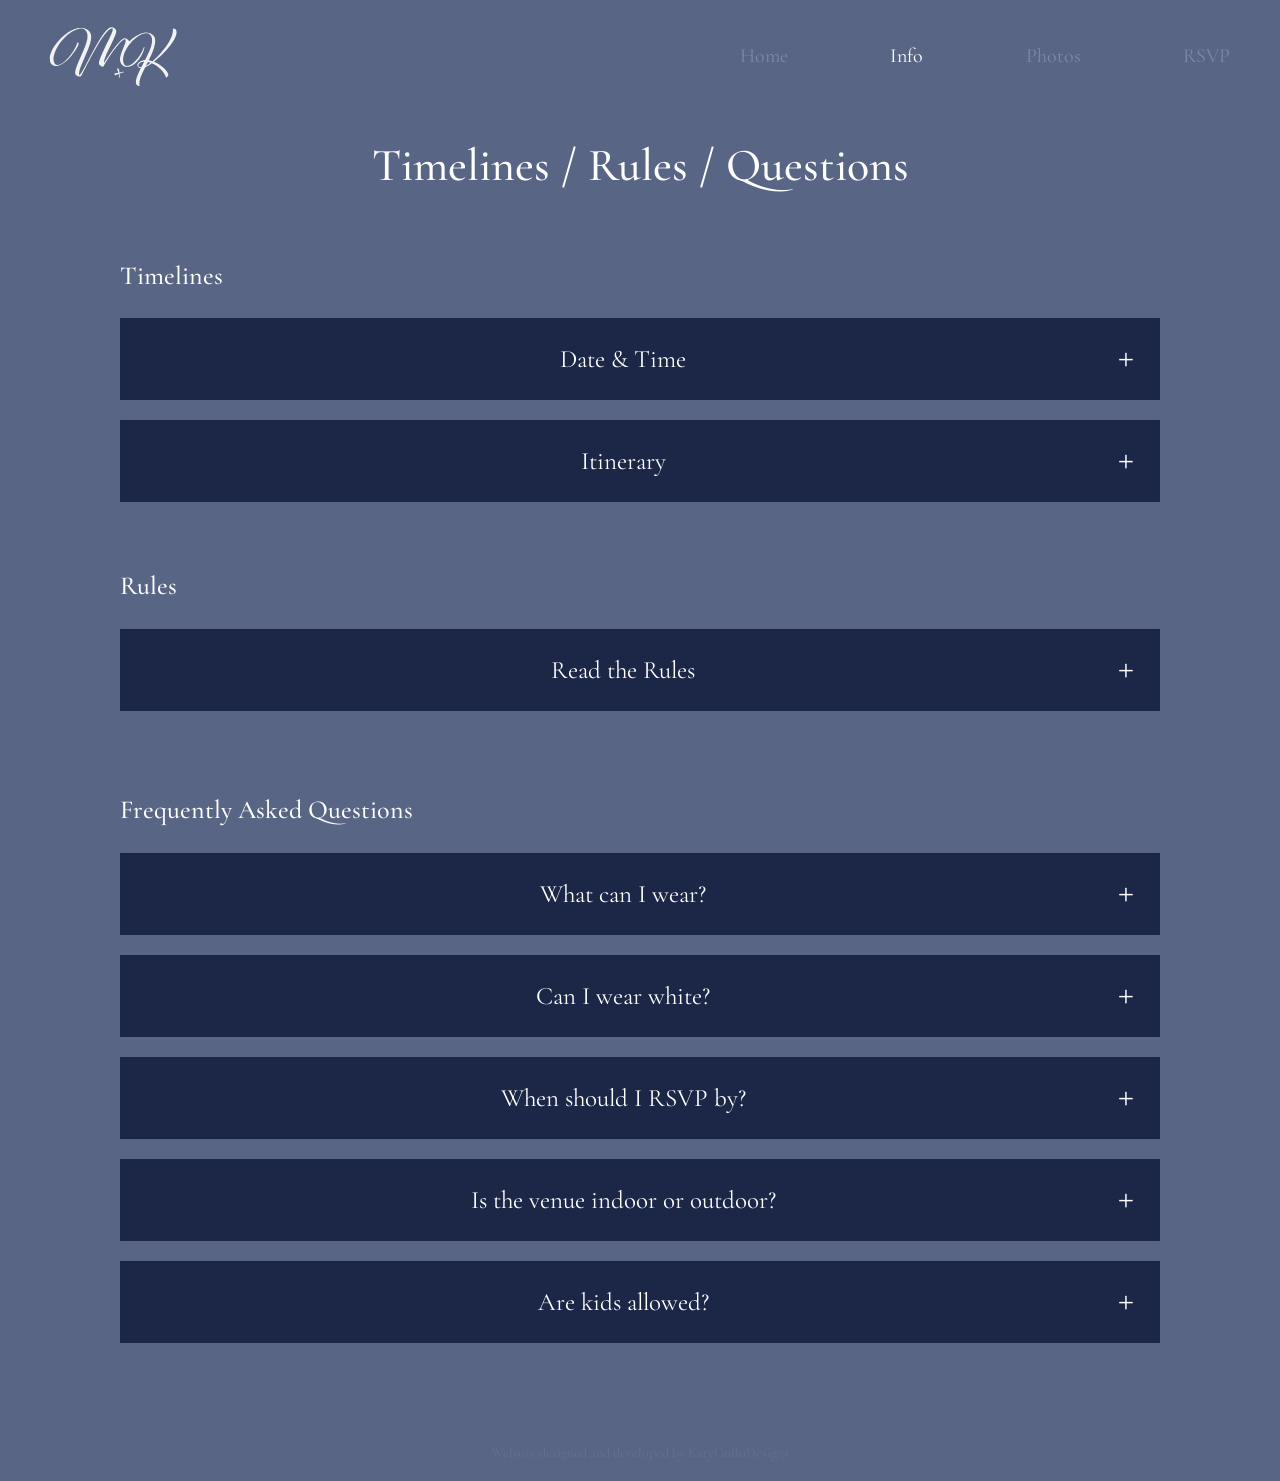
<file: info.html>
<!doctype html>
<html lang="en">
    <head>
        <meta charset="utf-8">
        <meta name="viewport" content="width=device-width, initial-scale=1">
        <meta name="theme-color" content="#1c2748">
        <title>Wedding Info | Katy & Michael</title>
        <link rel="stylesheet" href="styles.css">
    </head>
    <body>
        <header class="site-header">
        <a class="monogram" href="index.html" aria-label="Katy and Michael home"> 
            <img src="assets/logo.svg">
        </a>
        <button class="menu-toggle" aria-label="Toggle navigation" aria-expanded="false">☰</button>
        <nav class="nav">
            <a href="index.html">Home</a>
            <a class="active" href="info.html">Info</a>
            <a href="photos.html">Photos</a>
            <a href="rsvp.html">RSVP</a>
        </nav>
    </header>
        <main class="page-main">
            <h1 class="page-title">Timelines / Rules / Questions</h1>
            <section class="accordion-section">
                <h2>Timelines</h2>
                <details class="accordion">
                    <summary>Date &amp; Time</summary>
                    <div class="accordion-content">
                        <p><strong>Friday, October 15th, 2027</strong></p>
                        <p><strong>At *address here*</strong></p>
                        <p>The ceremony begins at 3:00pm. Please plan to arrive a little early so everyone can be seated 
                            before the ceremony begins.</p>
                        </div>
                    </details>
                        <details class="accordion">
                            <summary>Itinerary</summary>
                            <div class="accordion-content">
                                <ul>
                                    <li>
                                        <strong>2:30pm</strong> — Guest arrival</li>
                                        <li><strong>3:00pm - 3:30pm</strong> — Ceremony</li>
                                        <li><strong>3:30pm - 5:00pm</strong> — Cocktail hour</li>
                                        <li><strong>5:00pm - 6:30pm</strong> — Dinner is served</li>
                                        <li><strong>7:00pm - 11pm</strong> — Celebrate!</li>
                                    </ul>
                                </div>
                            </details>
                        </section>
                        <section class="accordion-section">
    <h2>Rules</h2>

    <details class="accordion">
        <summary>Read the Rules</summary>
        <div class="accordion-content">
            <iframe
                src="assets/Venue rules.pdf"
                title="Wedding Rules and Guidelines"
                width="100%"
                height="600"
                style="border: none; border-radius: 8px;"
            ></iframe>
        </div>
    </details>
</section>
                        
                        <section class="accordion-section faq">
                            <h2>Frequently Asked Questions</h2>
                            <details class="accordion">
                                <summary>What can I wear?</summary>
                                <div class="accordion-content">
                                    <p>Dressy cocktail attire is welcome. Choose something comfortable enough to celebrate and dance in.</p></div>
                                </details>
                                <details class="accordion"><summary>Can I wear white?</summary>
                                    <div class="accordion-content"><p>Nope.</p></div>
                                </details>
                                <details class="accordion"><summary>When should I RSVP by?</summary>
                                    <div class="accordion-content"><p>Please RSVP by September 1st, 2027 so we can finalize our plans.</p></div>
                                </details>
                                <details class="accordion"><summary>Is the venue indoor or outdoor?</summary>
                                    <div class="accordion-content"><p>The ceremony plan is still being finalized. Check back here closer to the date for the confirmed details.</p></div>
                                </details>
                                <details class="accordion"><summary>Are kids allowed?</summary>
                                    <div class="accordion-content"><p>Yes, parents can bring their kids. It is up to the parents whether or not they want their kids to attend. After 8pm we will be turning on the adult music.</p></div>
                                </details>
                            </section>
                        </main>
                        
                        <footer>Website designed and developed by KatyGulloDesigns</footer>
                        <script src="script.js">

                        </script>
                        </body>
                        </html>
</file>
<file: styles.css>
@import url('https://fonts.googleapis.com/css2?family=Cormorant+Garamond:wght@400;500;600&family=Great+Vibes&display=swap');

/* =========================================================
   KATY & MICHAEL — WEDDING WEBSITE
   Complete stylesheet
========================================================= */

:root {
  --navy: #1c2748;
  --gold: #ffffff;
  --slate: #596585;
  --slate-dark: #4f5a7b;
  --ink: #e9edf7;
  --muted: #8490ad;
  --black: #050608;
  --cream: #f0e9db;
  --white: #ffffff;
}

/* =========================================================
   GLOBAL STYLES
========================================================= */

*,
*::before,
*::after {
  box-sizing: border-box;
}

html {
  scroll-behavior: smooth;
  scroll-padding-top: 20px;
}

body {
  margin: 0;
  background: var(--slate);
  color: var(--white);
  font-family: 'Cormorant Garamond', Georgia, serif;
  font-size: 19px;
  line-height: 1.45;
}

body,
button,
input,
textarea {
  font-family: 'Cormorant Garamond', Georgia, serif;
}

img {
  display: block;
  max-width: 100%;
}

a {
  color: inherit;
  text-decoration: none;
}

button,
input,
textarea {
  font: inherit;
}

button {
  cursor: pointer;
}

h1,
h2,
h3,
p {
  margin-top: 0;
}

/* =========================================================
   HEADER & NAVIGATION
========================================================= */

.site-header {
  position: relative;
  z-index: 40;
  display: flex;
  align-items: center;
  justify-content: space-between;
  width: min(1180px, 94%);
  min-height: 112px;
  margin: 0 auto;
}

.monogram {
  position: relative;
  display: block;
  min-width: 130px;
  color: var(--gold);
  font-family: 'Great Vibes', cursive;
  font-size: 64px;
  line-height: 0.7;
  transform: rotate(-10deg);
}

.monogram span {
  position: absolute;
  top: 32px;
  left: 47px;
  font-family: Georgia, serif;
  font-size: 18px;
}

.monogram i {
  display: block;
  margin-top: -3px;
  margin-left: 34px;
  font-style: normal;
}

.nav {
  display: flex;
  align-items: center;
  gap: clamp(28px, 8vw, 115px);
  color: #7e89a8;
  font-size: 20px;
}

.nav a {
  transition: color 0.25s ease;
}

.nav a:hover,
.nav a.active {
  color: var(--white);
}

.menu-toggle {
  display: none;
  padding: 5px;
  border: 0;
  background: transparent;
  color: var(--white);
  font-size: 27px;
}

/* =========================================================
   STANDARD HERO
========================================================= */

.hero {
  position: relative;
  overflow: hidden;
  width: min(610px, 82vw);
  height: clamp(420px, 62vw, 740px);
  max-height: 740px;
  margin: 0 auto;
  background: var(--slate);
}

.hero-photo {
  display: block;
  width: 100%;
  height: 100%;
  object-fit: cover;
  filter: grayscale(1) blur(1.5px);
  opacity: 0.65;
}

.hero-wash {
  position: absolute;
  inset: 0;
  background: linear-gradient(
    180deg,
    rgba(28, 39, 72, 0.06),
    rgba(28, 39, 72, 0.45)
  );
}

.hero-monogram {
  position: absolute;
  top: 34%;
  left: 50%;
  color: var(--white);
  font-family: 'Great Vibes', cursive;
  font-size: clamp(95px, 15vw, 180px);
  line-height: 1;
  white-space: nowrap;
  text-shadow: 0 1px 2px var(--navy);
  transform: translate(-50%, -50%) rotate(-7deg);
}

.hero-monogram span {
  margin: 0 -0.02em;
  font-family: Georgia, serif;
  font-size: 0.25em;
  vertical-align: middle;
}

/* =========================================================
   HOMEPAGE INTRODUCTION
========================================================= */

.intro {
  padding: 20px 20px 75px;
  text-align: center;
}

.eyebrow {
  margin: 0 0 8px;
  color: var(--slate);
  font-size: 14px;
  letter-spacing: 0.13em;
}

.intro .eyebrow {
  display: none;
}

.intro h1,
.intro h2 {
  margin: 0 0 8px;
  font-size: clamp(34px, 5vw, 48px);
  font-weight: 500;
}

.intro p:last-child {
  margin-bottom: 0;
  font-size: clamp(18px, 2.5vw, 24px);
}

/* =========================================================
   FEATURE ROW & DATE CARD
========================================================= */

.feature-row {
  display: grid;
  grid-template-columns: 1fr 1fr;
  align-items: stretch;
  gap: 40px;
  width: min(1120px, 92%);
  margin: 0 auto;
}

.date-card {
  display: flex;
  min-height: 390px;
  flex-direction: column;
  align-items: center;
  justify-content: center;
  padding: 34px 20px;
  border-radius: 24px;
  background: var(--slate);
  text-align: center;
}

.date-card .eyebrow {
  margin-bottom: 42px;
  color: var(--white);
  font-size: clamp(25px, 3.5vw, 38px);
  letter-spacing: 0;
}

.date-card h2 {
  margin: 0;
  font-family: 'Great Vibes', cursive;
  font-size: clamp(55px, 6.5vw, 78px);
  font-weight: 400;
  line-height: 1.2;
}

.date-card p:not(.eyebrow) {
  margin: 20px 0 42px;
}

.feature-photo {
  width: 100%;
  height: 100%;
  min-height: 390px;
  max-height: 490px;
  object-fit: cover;
}

/* =========================================================
   BUTTONS & FOOTER
========================================================= */

.button {
  display: inline-flex;
  align-items: center;
  justify-content: center;
  padding: 17px 25px;
  border: 0;
  border-radius: 22px;
  font-size: 20px;
  font-weight: 500;
  cursor: pointer;
  transition: transform 0.2s ease, background-color 0.2s ease;
}

.button:hover {
  transform: translateY(-2px);
}

.button-muted {
  background: var(--slate);
  color: #7e89a8;
}

.button-dark {
  min-width: 260px;
  padding: 20px 35px;
  background: var(--black);
  color: #8792b0;
  font-size: 28px;
}

.center-action {
  padding: 65px 20px 105px;
  text-align: center;
}

footer {
  padding: 35px 15px 18px;
  color: #65718f;
  font-size: 14px;
  text-align: center;
}

/* =========================================================
   GENERAL CONTENT PAGES
========================================================= */

.page-main {
  width: min(1040px, 86%);
  min-height: 65vh;
  margin: 15px auto 0;
}

.page-title {
  margin: 20px 0 58px;
  font-size: clamp(32px, 4.5vw, 46px);
  font-weight: 500;
  text-align: center;
}

.page-lead {
  max-width: 620px;
  margin: -35px auto 42px;
  color: #d7dbea;
  text-align: center;
}

/* =========================================================
   ACCORDIONS & FAQ
========================================================= */

.accordion-section {
  margin-bottom: 65px;
}

.accordion-section h2 {
  margin-bottom: 24px;
  font-size: 26px;
  font-weight: 500;
}

.accordion {
  margin-bottom: 20px;
  background: var(--navy);
  color: var(--white);
}

.accordion summary {
  position: relative;
  display: flex;
  min-height: 82px;
  align-items: center;
  justify-content: center;
  padding: 22px 58px 22px 24px;
  font-size: 25px;
  text-align: center;
  list-style: none;
  cursor: pointer;
}

.accordion summary::-webkit-details-marker {
  display: none;
}

.accordion summary::after {
  position: absolute;
  right: 26px;
  font-family: Georgia, serif;
  font-size: 29px;
  font-weight: 400;
  content: '+';
}

.accordion[open] summary::after {
  content: '−';
}

.accordion-content {
  max-width: 780px;
  margin: 0 auto;
  padding: 0 30px 26px;
  color: #f0f0f4;
}

.accordion-content p:last-child {
  margin-bottom: 0;
}

.accordion-content li {
  margin: 0.4em 0;
}

.faq {
  margin-top: 80px;
}

/* =========================================================
   PHOTO GALLERY & LIGHTBOX
========================================================= */

.photos-main {
  text-align: center;
}

.photo-grid {
  display: grid;
  grid-template-columns: repeat(3, minmax(0, 1fr));
  gap: 14px;
  padding: 18px;
  border-radius: 22px;
  background: var(--slate);
}

.photo-tile {
  overflow: hidden;
  aspect-ratio: 1;
  padding: 0;
  border: 0;
  background: #e9e9e9;
  cursor: zoom-in;
}

.photo-tile img {
  display: block;
  width: 100%;
  height: 100%;
  object-fit: cover;
  transition: transform 0.35s ease;
}

.photo-tile:hover img {
  transform: scale(1.04);
}

.lightbox {
  position: fixed;
  z-index: 100;
  inset: 0;
  display: none;
  align-items: center;
  justify-content: center;
  padding: 6vh 6vw;
  background: rgba(5, 8, 20, 0.94);
}

.lightbox.open {
  display: flex;
}

.lightbox img {
  max-width: 90vw;
  max-height: 88vh;
  object-fit: contain;
}

.lightbox-close {
  position: absolute;
  top: 18px;
  right: 28px;
  border: 0;
  background: transparent;
  color: var(--white);
  font-size: 44px;
  cursor: pointer;
}

/* =========================================================
   RSVP FORM
========================================================= */

.rsvp-main {
  max-width: 650px;
}

.rsvp-main .page-title {
  margin-bottom: 8px;
}

.rsvp-main .page-lead {
  margin: 0 auto 30px;
}

.rsvp-form {
  display: flex;
  flex-direction: column;
  gap: 12px;
}

.rsvp-form > label,
.rsvp-form legend,
.form-links > p,
.extra-fields h2 {
  font-size: 25px;
  font-weight: 500;
}

.rsvp-form > label {
  margin-top: 12px;
}

.rsvp-form input:not([type='radio']):not([type='checkbox']),
.rsvp-form textarea {
  width: 100%;
  padding: 15px 17px;
  border: 0;
  border-radius: 13px;
  outline: 2px solid transparent;
  background: var(--navy);
  color: var(--white);
  font: 18px Georgia, serif;
}

.rsvp-form input:focus,
.rsvp-form textarea:focus {
  outline-color: var(--white);
}

.rsvp-form fieldset {
  margin: 18px 0 0;
  padding: 0;
  border: 0;
}

.rsvp-form legend {
  margin-bottom: 16px;
}

.choice-row {
  display: flex;
  gap: 28px;
}

.choice {
  position: relative;
  flex: 1;
  cursor: pointer;
}

.choice input {
  position: absolute;
  inset: 0;
  opacity: 0;
}

.choice span {
  display: flex;
  min-height: 62px;
  align-items: center;
  justify-content: center;
  border-radius: 12px;
  background: var(--slate);
  font-size: 24px;
}

.choice input:checked + span {
  outline: 2px solid var(--white);
  background: var(--slate-dark);
}

.choice input:focus-visible + span {
  outline: 2px solid var(--white);
}

.form-links {
  margin-top: 25px;
}

.form-links > p {
  margin-bottom: 16px;
}

.form-link {
  display: block;
  margin: 12px 0;
  padding: 13px 15px;
  border-radius: 12px;
  background: var(--slate);
  font-size: 23px;
  text-align: center;
}

.form-link:hover {
  background: var(--slate-dark);
}

.extra-fields {
  padding: 10px 0 4px;
  scroll-margin-top: 25px;
}

.extra-fields h2 {
  margin-bottom: 12px;
}

.agreement {
  display: flex;
  align-items: flex-start;
  gap: 12px;
  color: var(--white);
}

.agreement input {
  margin-top: 7px;
  accent-color: var(--white);
}

.save-button {
  align-self: center;
  margin: 30px 0 0;
}

.form-message {
  min-height: 1.5em;
  color: #f4d45b;
  text-align: center;
}

.form-note {
  margin: 20px 0 0;
  color: #8b96b1;
  font-size: 14px;
  text-align: center;
}

/* =========================================================
   KEYBOARD ACCESSIBILITY
========================================================= */

.site-header a:focus-visible,
.button:focus-visible,
.accordion summary:focus-visible,
.photo-tile:focus-visible,
.menu-toggle:focus-visible,
.form-link:focus-visible,
.lightbox-close:focus-visible {
  outline: 2px solid var(--white);
  outline-offset: 4px;
}

/* =========================================================
   CINEMATIC HOMEPAGE SCROLL ANIMATION
========================================================= */

.home-page .site-header {
  z-index: 40;
}

/* The full scrolling section */

.wedding-hero-stage {
  position: relative;
  height: 230vh;
  margin-top: -4px;
}

/* Sticky animation viewport */

.wedding-hero-sticky {
  position: sticky;
  top: 0;
  display: flex;
  width: 100%;
  height: 100vh;
  min-height: 0;
  align-items: center;
  justify-content: center;
  overflow: hidden;
  background:
    radial-gradient(
      70% 60% at 50% 42%,
      rgba(89, 101, 133, 0.22),
      transparent 70%
    ),
    var(--slate);
  isolation: isolate;
}

/* Main decorative photo frame */

.wedding-hero-frame {
  position: absolute;
  top: 50%;
  left: 50%;
  z-index: 1;

  display: block;

  width: min(84vw, 940px);
  height: min(47vw, 58vh);

  min-width: 0;
  min-height: 0;
  max-width: none;

  padding: 11px;

  border: 1px solid rgba(255, 255, 255, 0.75);

  background: rgba(5, 6, 8, 0.35);

  box-shadow:
    0 50px 140px -30px rgba(0, 0, 0, 0.7),
    0 0 35px rgba(255, 255, 255, 0.06);

  transform: translate(-50%, -50%);

  will-change: width, height, padding, border-color;
}

/* Photograph inside frame */

.wedding-hero-frame .hero-photo {
  position: relative;
  z-index: 0;

  display: block;
  width: 100%;
  height: 100%;

  object-fit: cover;

  filter: grayscale(0.72) brightness(0.67) sepia(0.08);

  opacity: 0.9;
}

/* Dark photographic overlay */

.wedding-hero-frame .hero-wash {
  position: absolute;
  z-index: 1;
  inset: 11px;

  background: linear-gradient(
    180deg,
    rgba(28, 39, 72, 0.08),
    rgba(5, 7, 16, 0.42)
  );

  pointer-events: none;
}

/* Center monogram */

.wedding-hero-frame .hero-monogram {
  position: absolute;
  z-index: 3;

  top: 48%;
  left: 50%;

  color: var(--white);

  font-family: 'Great Vibes', cursive;
  font-size: clamp(90px, 13vw, 170px);

  line-height: 1;
  white-space: nowrap;

  text-shadow: 0 3px 20px rgba(28, 39, 72, 0.5);

  transform: translate(-50%, -50%) rotate(-7deg);
}

/* Photo caption */

.hero-caption {
  position: absolute;
  z-index: 4;

  right: 25px;
  bottom: 20px;
  left: 25px;

  display: flex;
  align-items: center;
  justify-content: space-between;
  gap: 12px;

  margin: 0;

  color: #f1e6c9;

  font: 10px/1.4 Georgia, serif;
  letter-spacing: 0.24em;

  pointer-events: none;
}

.hero-caption span {
  color: var(--white);
}

/* =========================================================
   DECORATIVE FRAME CORNERS
========================================================= */

.hero-corner {
  position: absolute;
  z-index: 5;

  display: block;

  width: 20px;
  height: 20px;

  border: 0 solid rgba(255, 255, 255, 0.95);

  opacity: 0.9;

  pointer-events: none;
}

/* Top left */

.corner-tl {
  top: 4px;
  left: 4px;

  border-top-width: 1px;
  border-left-width: 1px;
}

/* Top right */

.corner-tr {
  top: 4px;
  right: 4px;

  border-top-width: 1px;
  border-right-width: 1px;
}

/* Bottom left */

.corner-bl {
  bottom: 4px;
  left: 4px;

  border-bottom-width: 1px;
  border-left-width: 1px;
}

/* Bottom right */

.corner-br {
  right: 4px;
  bottom: 4px;

  border-right-width: 1px;
  border-bottom-width: 1px;
}

/* =========================================================
   ANIMATED HEADINGS
========================================================= */

.hero-heading {
  position: absolute;
  z-index: 2;

  right: 20px;
  left: 20px;

  text-align: center;

  will-change: transform, opacity;
}

.hero-heading-top {
  bottom: calc(50% + min(23.5vw, 29vh) + 34px);
}

.hero-heading-bottom {
  top: calc(50% + min(23.5vw, 29vh) + 34px);
}

.hero-heading h1,
.hero-heading h2 {
  margin: 0;

  color: var(--cream);

  font-size: clamp(34px, 5.2vw, 68px);
  font-weight: 400;
  line-height: 1.08;
}

.hero-heading-bottom h2 {
  color: #e7d4aa;
  font-style: italic;
}

.hero-kicker {
  margin: 0 0 12px;

  color: #c9a65d;

  font: 10px Georgia, serif;
  letter-spacing: 0.42em;
}

/* =========================================================
   SCROLL INDICATOR
========================================================= */

.scroll-hint {
  position: absolute;
  z-index: 6;

  bottom: 18px;
  left: 50%;

  display: flex;
  align-items: center;
  flex-direction: column;
  gap: 10px;

  color: #929bb0;

  font: 9px Georgia, serif;
  letter-spacing: 0.32em;
  white-space: nowrap;

  transform: translateX(-50%);
}

.scroll-hint i {
  position: relative;

  display: block;

  width: 1px;
  height: 29px;

  overflow: hidden;

  background: rgba(255, 255, 255, 0.16);
}

.scroll-hint i::after {
  position: absolute;
  top: -12px;
  left: 0;

  width: 1px;
  height: 12px;

  background: var(--white);

  content: '';

  animation: hint-drop 1.7s ease-in-out infinite;
}

@keyframes hint-drop {
  to {
    transform: translateY(42px);
  }
}

/* Space after cinematic hero */

.home-page .intro {
  padding-top: 72px;
}

/* =========================================================
   TABLET & MOBILE
========================================================= */

@media (max-width: 700px) {

  .site-header {
    min-height: 90px;
  }

  .monogram {
    min-width: 90px;
    font-size: 54px;
  }

  .monogram span {
    top: 28px;
    left: 40px;
  }

  .nav {
    gap: 18px;
    font-size: 17px;
  }

  .hero {
    width: 86vw;
    height: 490px;
  }

  .intro {
    padding-bottom: 48px;
  }

  .feature-row {
    grid-template-columns: 1fr;
    gap: 18px;
  }

  .date-card {
    min-height: 310px;
  }

  .feature-photo {
    min-height: 320px;
    max-height: 420px;
  }

  .center-action {
    padding: 45px 15px 70px;
  }

  .page-main {
    width: 90%;
    margin-top: 5px;
  }

  .page-title {
    margin-bottom: 38px;
  }

  .accordion-section {
    margin-bottom: 48px;
  }

  .accordion summary {
    min-height: 72px;
    font-size: 22px;
  }

  .faq {
    margin-top: 58px;
  }

  .photo-grid {
    grid-template-columns: repeat(2, minmax(0, 1fr));
    gap: 9px;
    padding: 10px;
  }

  .rsvp-main .page-title {
    margin-bottom: 8px;
  }

  /* Mobile cinematic animation */

  .wedding-hero-stage {
    height: 190vh;
  }

  .wedding-hero-sticky {
    height: 100vh;
    min-height: 0;
  }

  .wedding-hero-frame {
    width: 86vw;
    height: 52vh;
    min-height: 0;
    padding: 8px;
  }

  .wedding-hero-frame .hero-wash {
    inset: 8px;
  }

  .hero-heading-top {
    bottom: calc(50% + 26vh + 27px);
  }

  .hero-heading-bottom {
    top: calc(50% + 26vh + 27px);
  }

  .hero-caption {
    right: 16px;
    bottom: 14px;
    left: 16px;

    font-size: 8px;
    letter-spacing: 0.13em;
  }

  .wedding-hero-frame .hero-monogram {
    font-size: clamp(90px, 18vw, 130px);
  }

  .hero-kicker {
    font-size: 8px;
    letter-spacing: 0.3em;
  }

  .home-page .intro {
    padding-top: 52px;
  }
}

/* =========================================================
   SMALL MOBILE SCREENS
========================================================= */

@media (max-width: 480px) {

  .site-header {
    width: 90%;
    min-height: 78px;
  }

  .menu-toggle {
    display: block;
  }

  .nav {
    position: absolute;
    top: 70px;
    right: 0;

    display: none;

    min-width: 155px;

    flex-direction: column;
    align-items: stretch;
    gap: 0;

    padding: 10px 22px;

    border-radius: 12px;

    background: var(--slate);

    box-shadow: 0 10px 25px #111a;
  }

  .nav.open {
    display: flex;
  }

  .nav a {
    padding: 9px 0;
  }

  .hero {
    height: 420px;
  }

  .hero-monogram {
    font-size: 100px;
  }

  .intro h1,
  .intro h2 {
    font-size: 35px;
  }

  .intro p:last-child {
    font-size: 19px;
  }

  .date-card .eyebrow {
    margin-bottom: 30px;
  }

  .date-card h2 {
    font-size: 42px;
  }

  .page-title {
    font-size: 32px;
  }

  .accordion summary {
    padding: 18px 45px 18px 15px;
    font-size: 20px;
  }

  .accordion summary::after {
    right: 16px;
  }

  .accordion-content {
    padding: 0 20px 22px;
  }

  .choice-row {
    gap: 14px;
  }

  .button-dark {
    min-width: 220px;
  }

  .rsvp-form > label,
  .rsvp-form legend,
  .form-links > p,
  .extra-fields h2 {
    font-size: 23px;
  }

  /* Smaller cinematic scroll area */

  .wedding-hero-stage {
    height: 170vh;
  }

  .wedding-hero-frame {
    width: 88vw;
    height: 48vh;
    min-height: 0;
  }

  .hero-heading h1,
  .hero-heading h2 {
    font-size: 37px;
  }

  .hero-heading-top {
    bottom: calc(50% + 24vh + 24px);
  }

  .hero-heading-bottom {
    top: calc(50% + 24vh + 24px);
  }

  .hero-caption {
    font-size: 7px;
    letter-spacing: 0.08em;
  }

  .scroll-hint {
    font-size: 8px;
    letter-spacing: 0.22em;
  }
}

/* =========================================================
   REDUCED MOTION ACCESSIBILITY
========================================================= */

@media (prefers-reduced-motion: reduce) {

  html {
    scroll-behavior: auto;
  }

  .scroll-hint i::after {
    animation: none;
  }

  .button,
  .photo-tile img {
    transition: none;
  }
}
</file>
